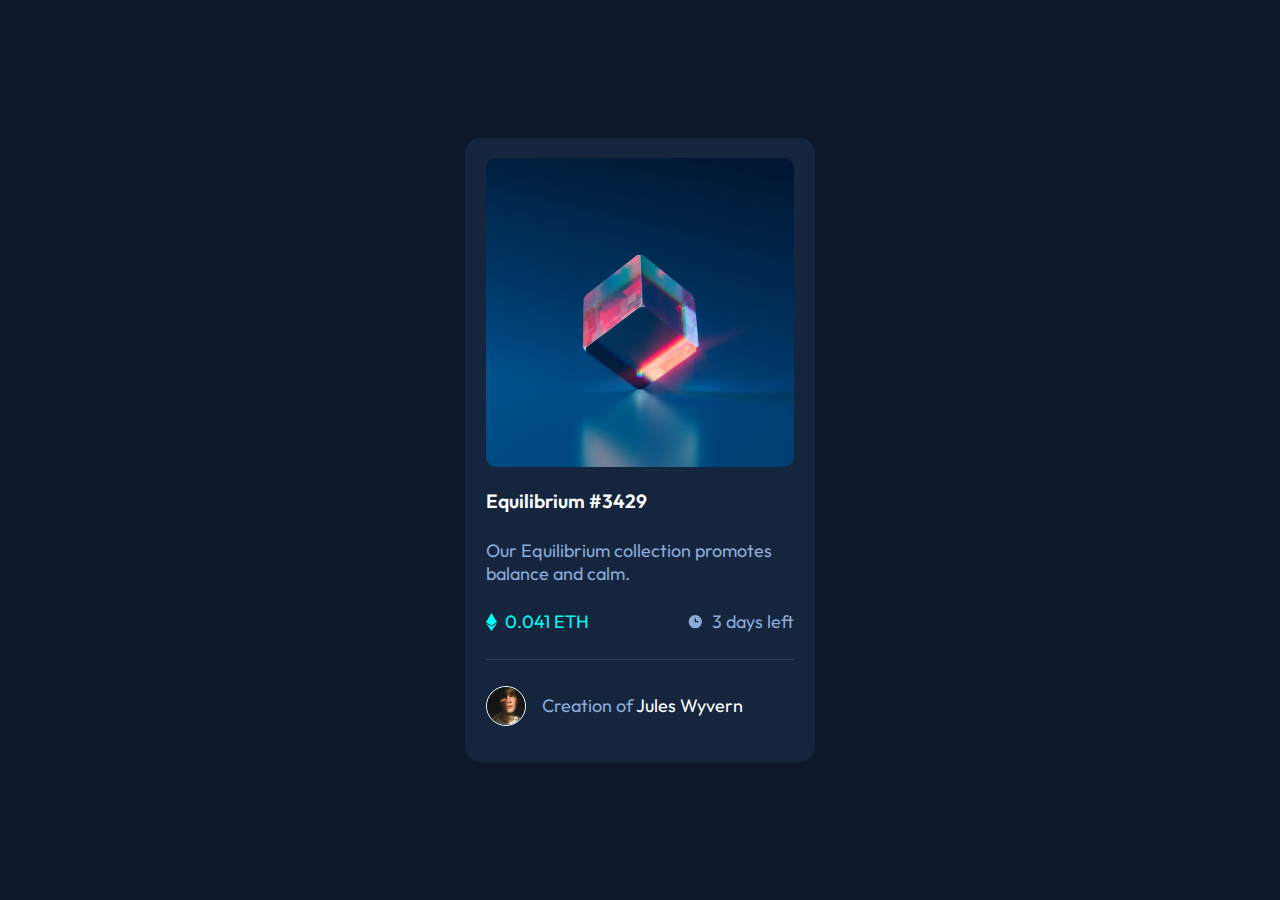
<file: index.html>
<!DOCTYPE html>
<html lang="en">
  <head>
    <meta charset="UTF-8" />
    <!-- displays site properly based on user's device -->
    <meta name="viewport" content="width=device-width, initial-scale=1.0" />

    <link
      rel="icon"
      type="image/png"
      sizes="32x32"
      href="./images/favicon-32x32.png"
    />
    <!-------------------------  Google Fonts ----------------------------->
    <link rel="preconnect" href="https://fonts.googleapis.com" />
    <link rel="preconnect" href="https://fonts.gstatic.com" crossorigin />
    <link
      href="https://fonts.googleapis.com/css2?family=Outfit:wght@300;400;600&display=swap"
      rel="stylesheet"
    />
    <!------------------------- Custom CSS--------------------------------------->
    <link rel="stylesheet" href="style.css" />

    <title>NFT preview card component</title>
  </head>
  <body>
    <main>
      <div class="main-container">
        <div class="img-container">
          <img src="images/image-equilibrium.jpg" alt="image-equilibrium" />
          <div class="view">
            <svg width="48" height="48" xmlns="http://www.w3.org/2000/svg">
              <g fill="none" fill-rule="evenodd">
                <path d="M0 0h48v48H0z" />
                <path
                  d="M24 9C14 9 5.46 15.22 2 24c3.46 8.78 12 15 22 15 10.01 0 18.54-6.22 22-15-3.46-8.78-11.99-15-22-15Zm0 25c-5.52 0-10-4.48-10-10s4.48-10 10-10 10 4.48 10 10-4.48 10-10 10Zm0-16c-3.31 0-6 2.69-6 6s2.69 6 6 6 6-2.69 6-6-2.69-6-6-6Z"
                  fill="#FFF"
                  fill-rule="nonzero"
                />
              </g>
            </svg>
          </div>
        </div>
        <div class="content">
          <h1>Equilibrium #3429</h1>
          <p class="about">
            Our Equilibrium collection promotes balance and calm.
          </p>
          <div class="flex-group">
            <div class="cho">
              <svg width="11" height="18" xmlns="http://www.w3.org/2000/svg">
                <path
                  d="M11 10.216 5.5 18 0 10.216l5.5 3.263 5.5-3.262ZM5.5 0l5.496 9.169L5.5 12.43 0 9.17 5.5 0Z"
                  fill="#00FFF8"
                />
              </svg>
              <p class="eth">0.041 ETH</p>
            </div>
            <div class="cho">
              <svg width="17" height="17" xmlns="http://www.w3.org/2000/svg">
                <path
                  d="M8.305 2.007a6.667 6.667 0 1 0 0 13.334 6.667 6.667 0 0 0 0-13.334Zm2.667 7.334H8.305a.667.667 0 0 1-.667-.667V6.007a.667.667 0 0 1 1.334 0v2h2a.667.667 0 0 1 0 1.334Z"
                  fill="#8BACD9"
                />
              </svg>
              <p class="time">3 days left</p>
            </div>
          </div>
          <hr class="bottom-line" />
          <div class="about-creator">
            <img src="images/image-avatar.png" alt="image-avatar" />
            <p>Creation of <span class="name">Jules Wyvern</span></p>
          </div>
        </div>
      </div>
    </main>
  </body>
</html>
</file>
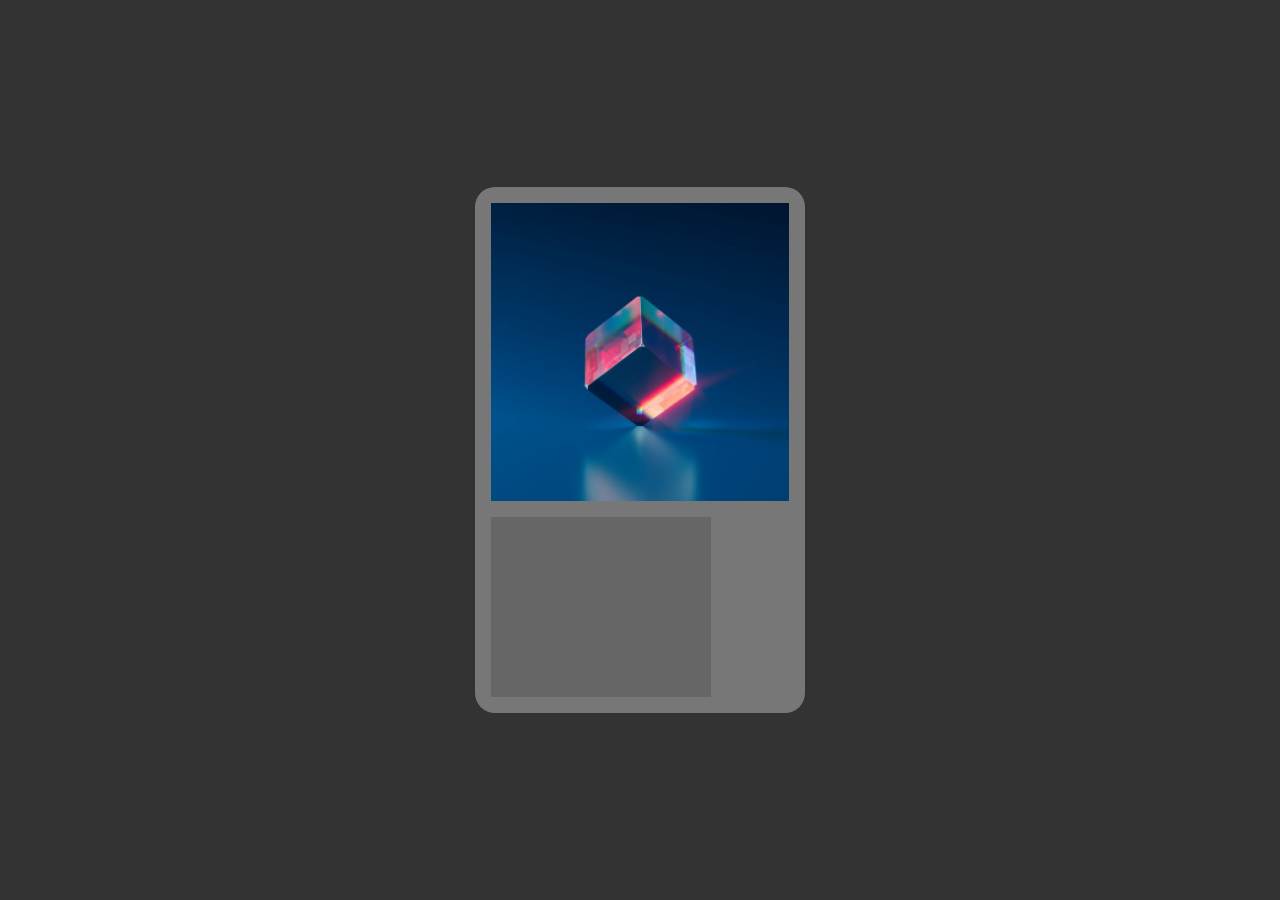
<file: check.html>
<!DOCTYPE html>
<html lang="en">
  <head>
    <meta charset="UTF-8" />
    <meta http-equiv="X-UA-Compatible" content="IE=edge" />
    <meta name="viewport" content="width=device-width, initial-scale=1.0" />
    <title>Doc</title>
    <style>
      *,
      *::after,
      *::before {
        margin: 0;
        padding: 0;
        box-sizing: border-box;
      }
      body {
        background-color: #333;
        min-height: 100vh;
        display: grid;
        place-items: center;
      }
      .container {
        max-width: 330px;
        padding: 1rem;
        display: grid;
        gap: 1rem;
        background-color: #777;
        border-radius: 20px;
      }
      /* .con1 {
        width: 220px;
        height: 40vh;
        background-color: #333;
      } */
      .con1 img {
        width: 100%;
        display: block;
      }
      .view {
        top: 0;
        bottom: 0;
        right: 0;
        left: 0;
        position: absolute;
        opacity: 0;
        transition: 0.5s;
        background-color: var(--clr-primary-900);
      }
      .con2 {
        width: 220px;
        height: 20vh;
        background-color: #666;
      }
    </style>
  </head>
  <body>
    <main>
      <div class="container">
        <div class="con1">
          <img src="/images/image-equilibrium.jpg" />
          <div class="view">
            <svg width="48" height="48" xmlns="http://www.w3.org/2000/svg">
              <g fill="none" fill-rule="evenodd">
                <path d="M0 0h48v48H0z" />
                <path
                  d="M24 9C14 9 5.46 15.22 2 24c3.46 8.78 12 15 22 15 10.01 0 18.54-6.22 22-15-3.46-8.78-11.99-15-22-15Zm0 25c-5.52 0-10-4.48-10-10s4.48-10 10-10 10 4.48 10 10-4.48 10-10 10Zm0-16c-3.31 0-6 2.69-6 6s2.69 6 6 6 6-2.69 6-6-2.69-6-6-6Z"
                  fill="#FFF"
                  fill-rule="nonzero"
                />
              </g>
            </svg>
          </div>
        </div>
        <div class="con2"></div>
      </div>
    </main>
  </body>
</html>
</file>
<file: style.css>
:root{
    --clr-primary: hsl(215, 51%, 70%);
    --clr-primary-900: hsl(178, 100%, 50%);

    --clr-neutral-900:hsl(217, 54%, 11%);
    --clr-neutral-700:hsl(216, 50%, 16%);
    --clr-neutral-400: hsl(215, 32%, 27%);
    --clr-light:hsl(0, 0%, 100%);

    --fs-secondary:1.125rem;
    --fs-primary:1.2rem;

    --fw-regular:400;
    --fw-bold:600;
}
*,*::after,*::before{
    margin:0;
    padding:0;
    box-sizing: border-box;
}
body{
    min-height: 100vh;
    display:grid;
    place-items: center;
    background-color: var(--clr-neutral-900);
    font-family: 'Outfit', sans-serif;
}
.main-container{
    max-width: 350px;
    padding:1.3rem;
    background-color: var(--clr-neutral-700);
    border-radius: 15px;
    display: grid;
    gap:1.4rem;
}
.img-container{
    position: relative;
}
.img-container img{
    width: 100%;
    border-radius: 10px;
    display: block;
}
.view{
    top:0;
    bottom: 0;
    right: 0;
    left: 0;
    border-radius: 10px;
    position: absolute;
    opacity: 0;
    transition: 0.5s;
    background-color: var(--clr-primary-900);
}
.view svg{
    position: absolute;
    top:50%;
    left: 50%;
    transform: translate(-50%,-50%);
}
.img-container:hover .view{
    opacity: 0.5;
}
.content{
    display: grid;
    justify-content: space-between;
    gap: 1.6rem;
    margin-bottom: 1rem;
}
h1{
    color: var(--clr-light);
    font-size: var(--fs-primary);
    font-weight: var(--fw-bold);
}
 h1:hover{
    color: var(--clr-primary-900);
    cursor: pointer;
}
.content p{
    color:var(--clr-primary);
    font-weight: var(--fw-regular);
    font-size: var(--fs-secondary);
}
.flex-group{
    display: flex;
    align-items: center;
    justify-content: space-between;
}
.flex-group .eth{
    color: var(--clr-primary-900);
}
.flex-group .cho{
    display: flex;
    align-items: center;
    gap: 0.5rem;
}
.name{
    color: var(--clr-light);
}
.name:hover{
    color: var(--clr-primary-900);
    cursor: pointer;
}
.about-creator{
    display: flex;
    align-items: center;
    gap: 1rem;
}
.about-creator img{
     width:40px;
     height: 40px;
     border: 1px solid var(--clr-light);
     border-radius: 50%;
}
.bottom-line{
    border: 0;
    height: 1px;
    background-color: var(--clr-neutral-400);
}
</file>
